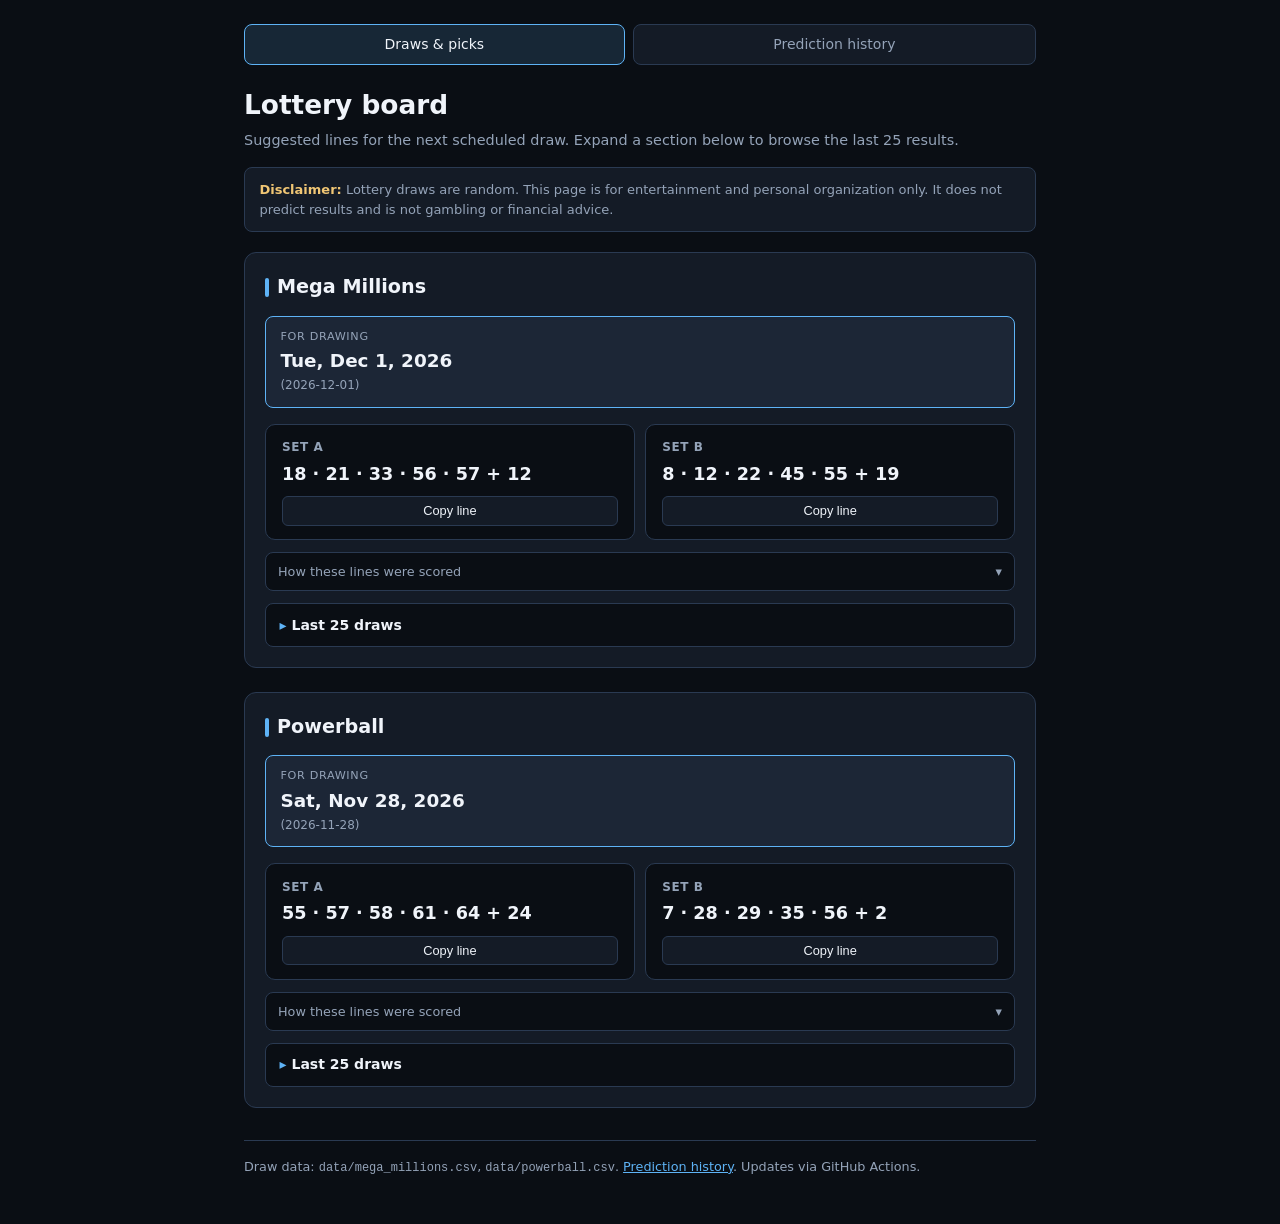
<file: index.html>
<!DOCTYPE html>
<html lang="en">
<head>
  <meta charset="utf-8" />
  <meta name="viewport" content="width=device-width, initial-scale=1" />
  <meta name="color-scheme" content="dark" />
  <title>Lottery board — generated lines</title>
  <link rel="stylesheet" href="css/styles.css" />
  <script type="module" src="js/analytics.js"></script>
</head>
<body class="theme-dark">
  <main>
    <nav class="site-nav" aria-label="Site sections">
      <a href="index.html" class="site-nav__tab site-nav__tab--current">Draws &amp; picks</a>
      <a href="predictions.html" class="site-nav__tab">Prediction history</a>
    </nav>

    <header class="page-header">
      <h1>Lottery board</h1>
      <p class="tagline">Suggested lines for the next scheduled draw. Expand a section below to browse the last 25 results.</p>
    </header>

    <p class="disclaimer" role="note">
      <strong>Disclaimer:</strong> Lottery draws are random. This page is for entertainment and personal organization only.
      It does not predict results and is not gambling or financial advice.
    </p>

    <section class="game" aria-labelledby="mm-heading">
      <h2 id="mm-heading">Mega Millions</h2>
      <div id="mm-picks" class="picks picks--hero" aria-label="Generated Mega Millions lines"></div>

      <details class="draw-history">
        <summary class="draw-history__summary">Last 25 draws</summary>
        <div class="draw-history__body">
          <p id="mm-status" class="status" aria-live="polite"></p>
          <div class="table-wrap">
            <table class="draws">
              <caption class="visually-hidden">Recent Mega Millions draws</caption>
              <thead id="mm-table-head"></thead>
              <tbody id="mm-table-body"></tbody>
            </table>
          </div>
        </div>
      </details>
    </section>

    <section class="game" aria-labelledby="pb-heading">
      <h2 id="pb-heading">Powerball</h2>
      <div id="pb-picks" class="picks picks--hero" aria-label="Generated Powerball lines"></div>

      <details class="draw-history">
        <summary class="draw-history__summary">Last 25 draws</summary>
        <div class="draw-history__body">
          <p id="pb-status" class="status" aria-live="polite"></p>
          <div class="table-wrap">
            <table class="draws">
              <caption class="visually-hidden">Recent Powerball draws</caption>
              <thead id="pb-table-head"></thead>
              <tbody id="pb-table-body"></tbody>
            </table>
          </div>
        </div>
      </details>
    </section>

    <footer class="site-footer">
      Draw data: <code>data/mega_millions.csv</code>, <code>data/powerball.csv</code>.
      <a href="predictions.html">Prediction history</a>.
      Updates via GitHub Actions.
    </footer>
  </main>
  <script type="module" src="js/app.js"></script>
</body>
</html>
</file>
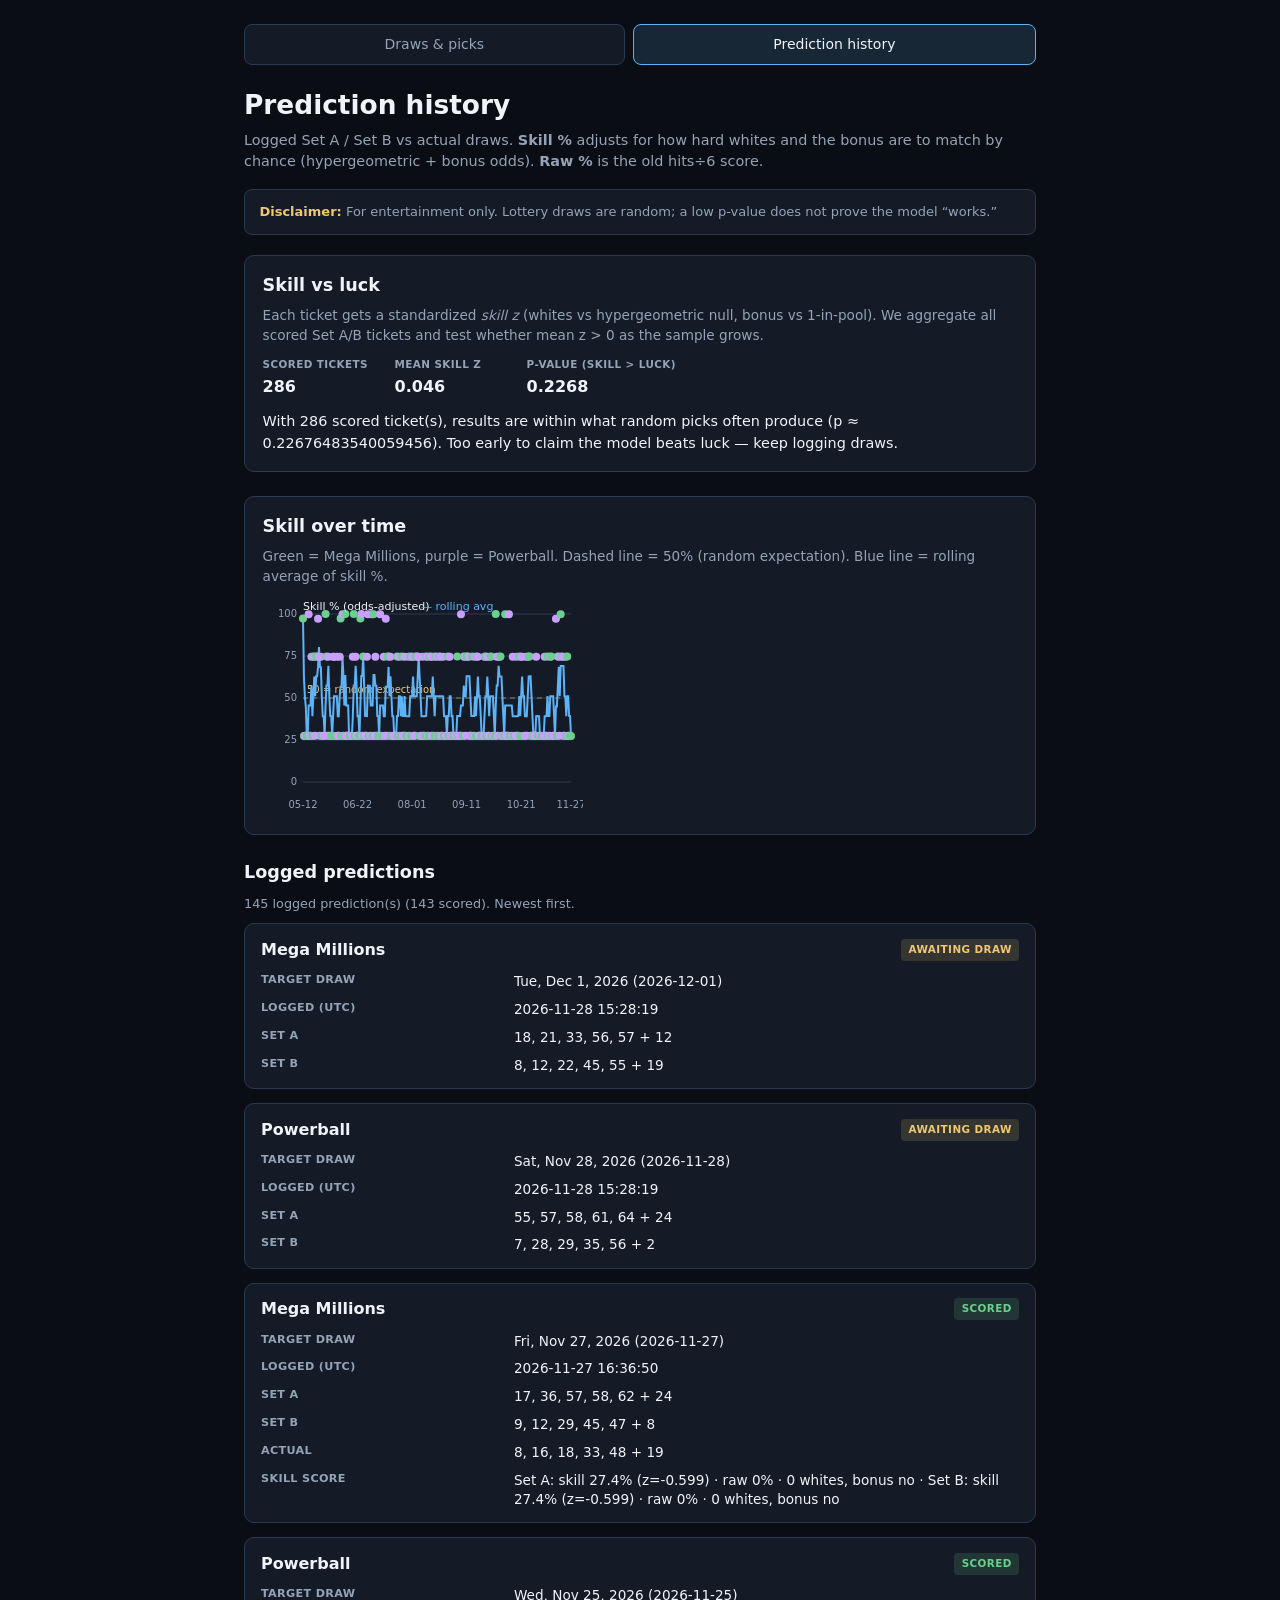
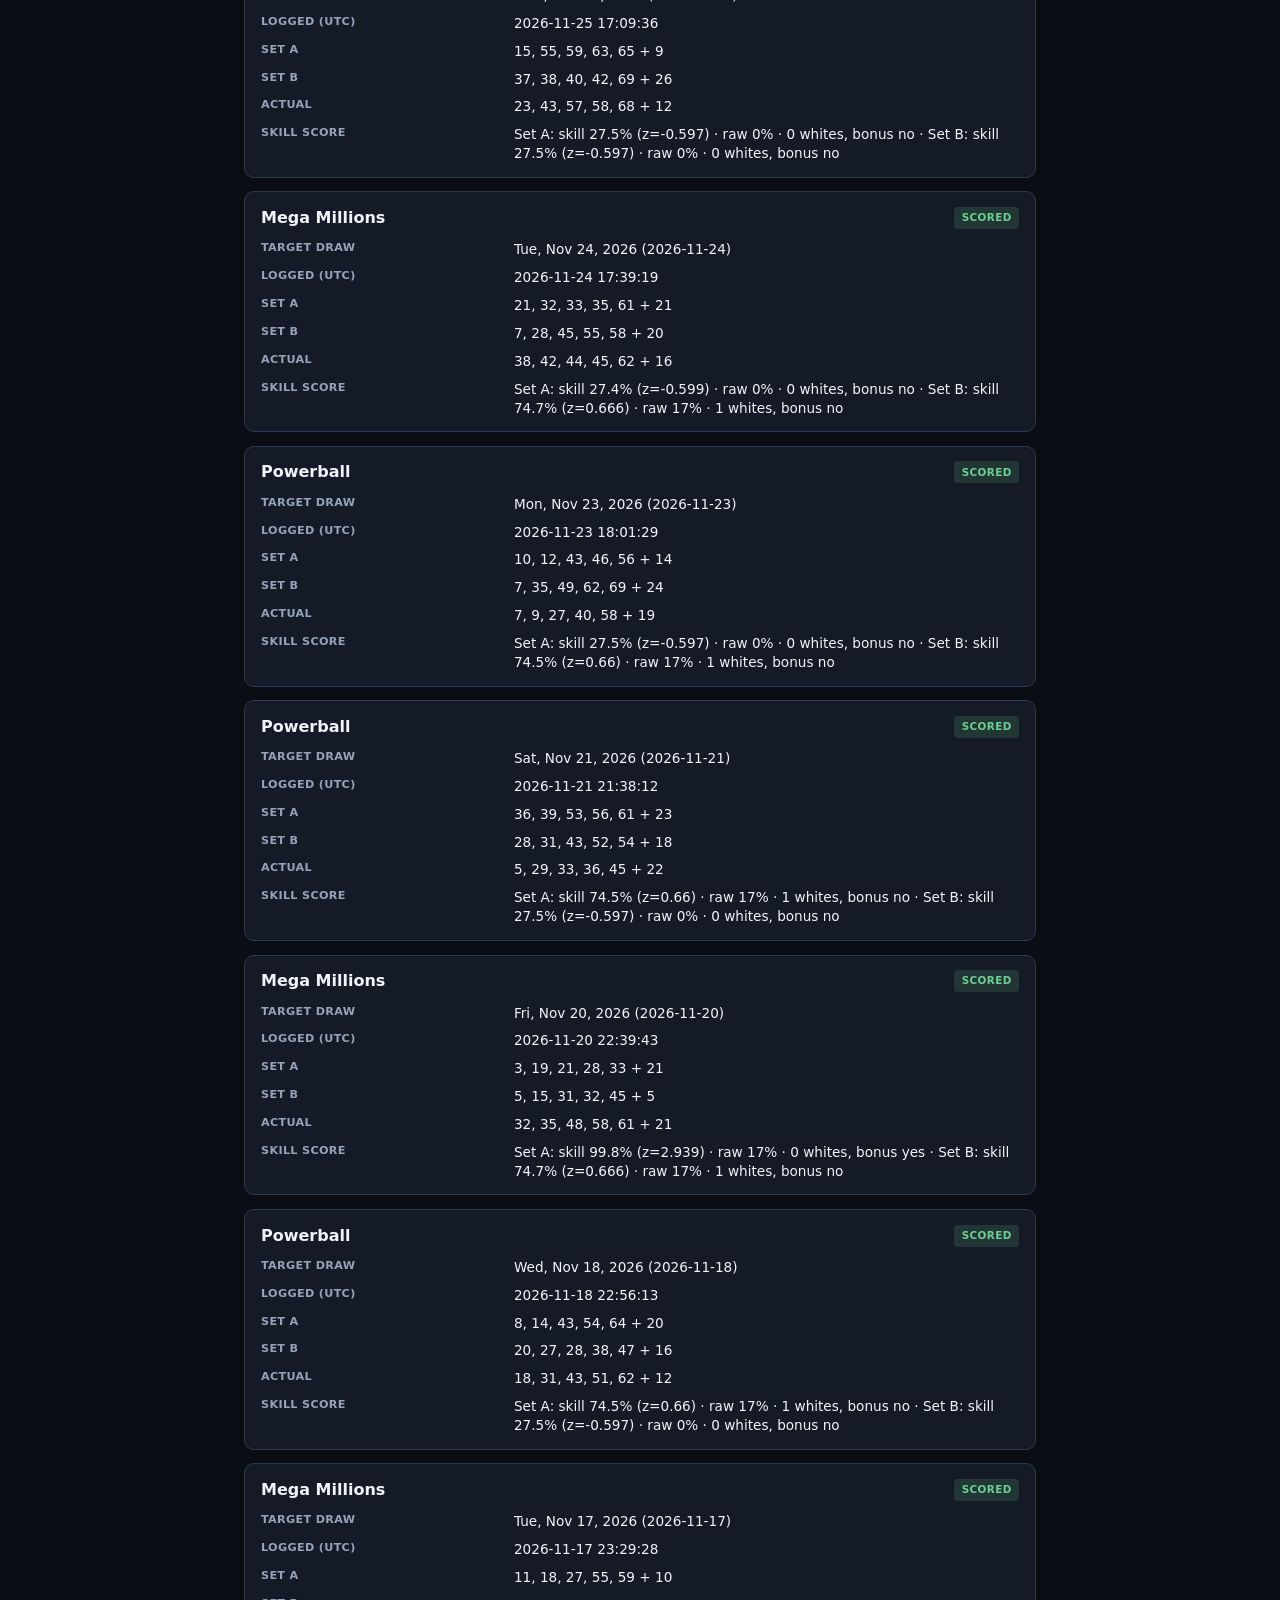
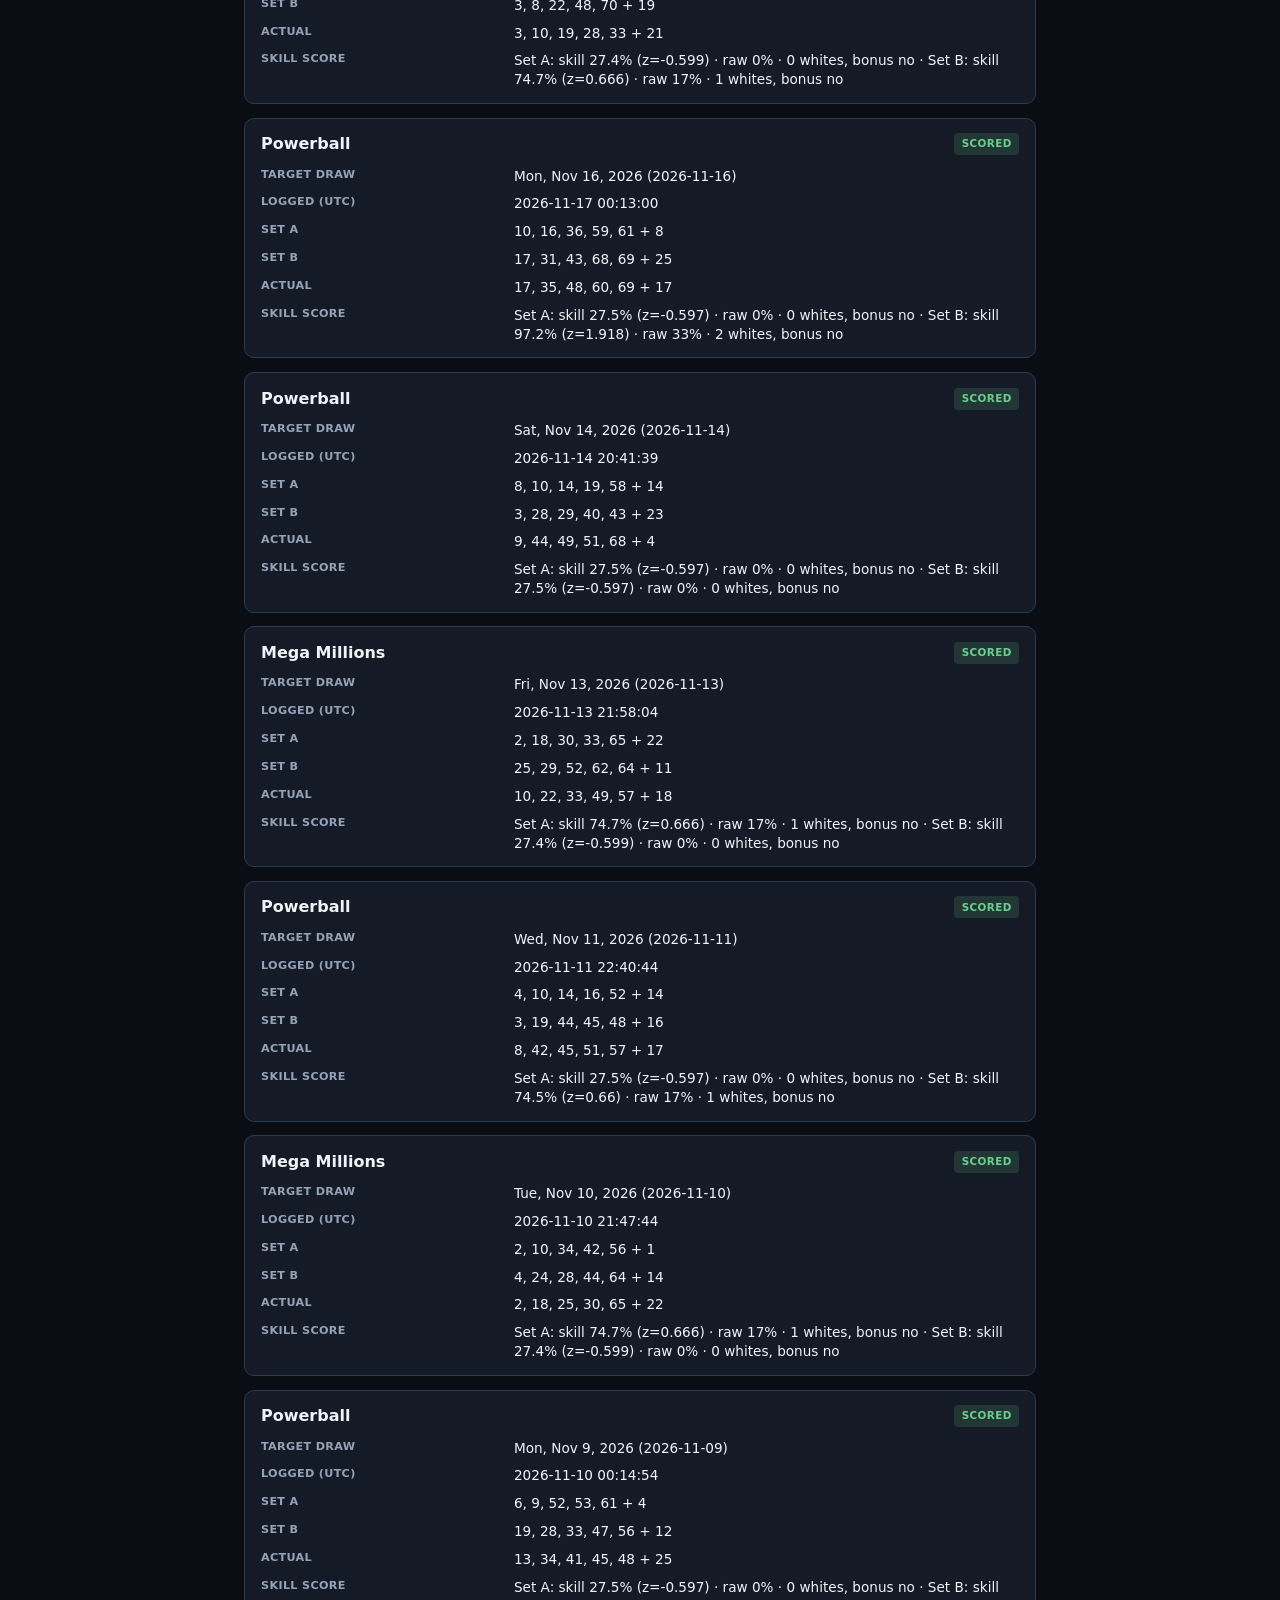
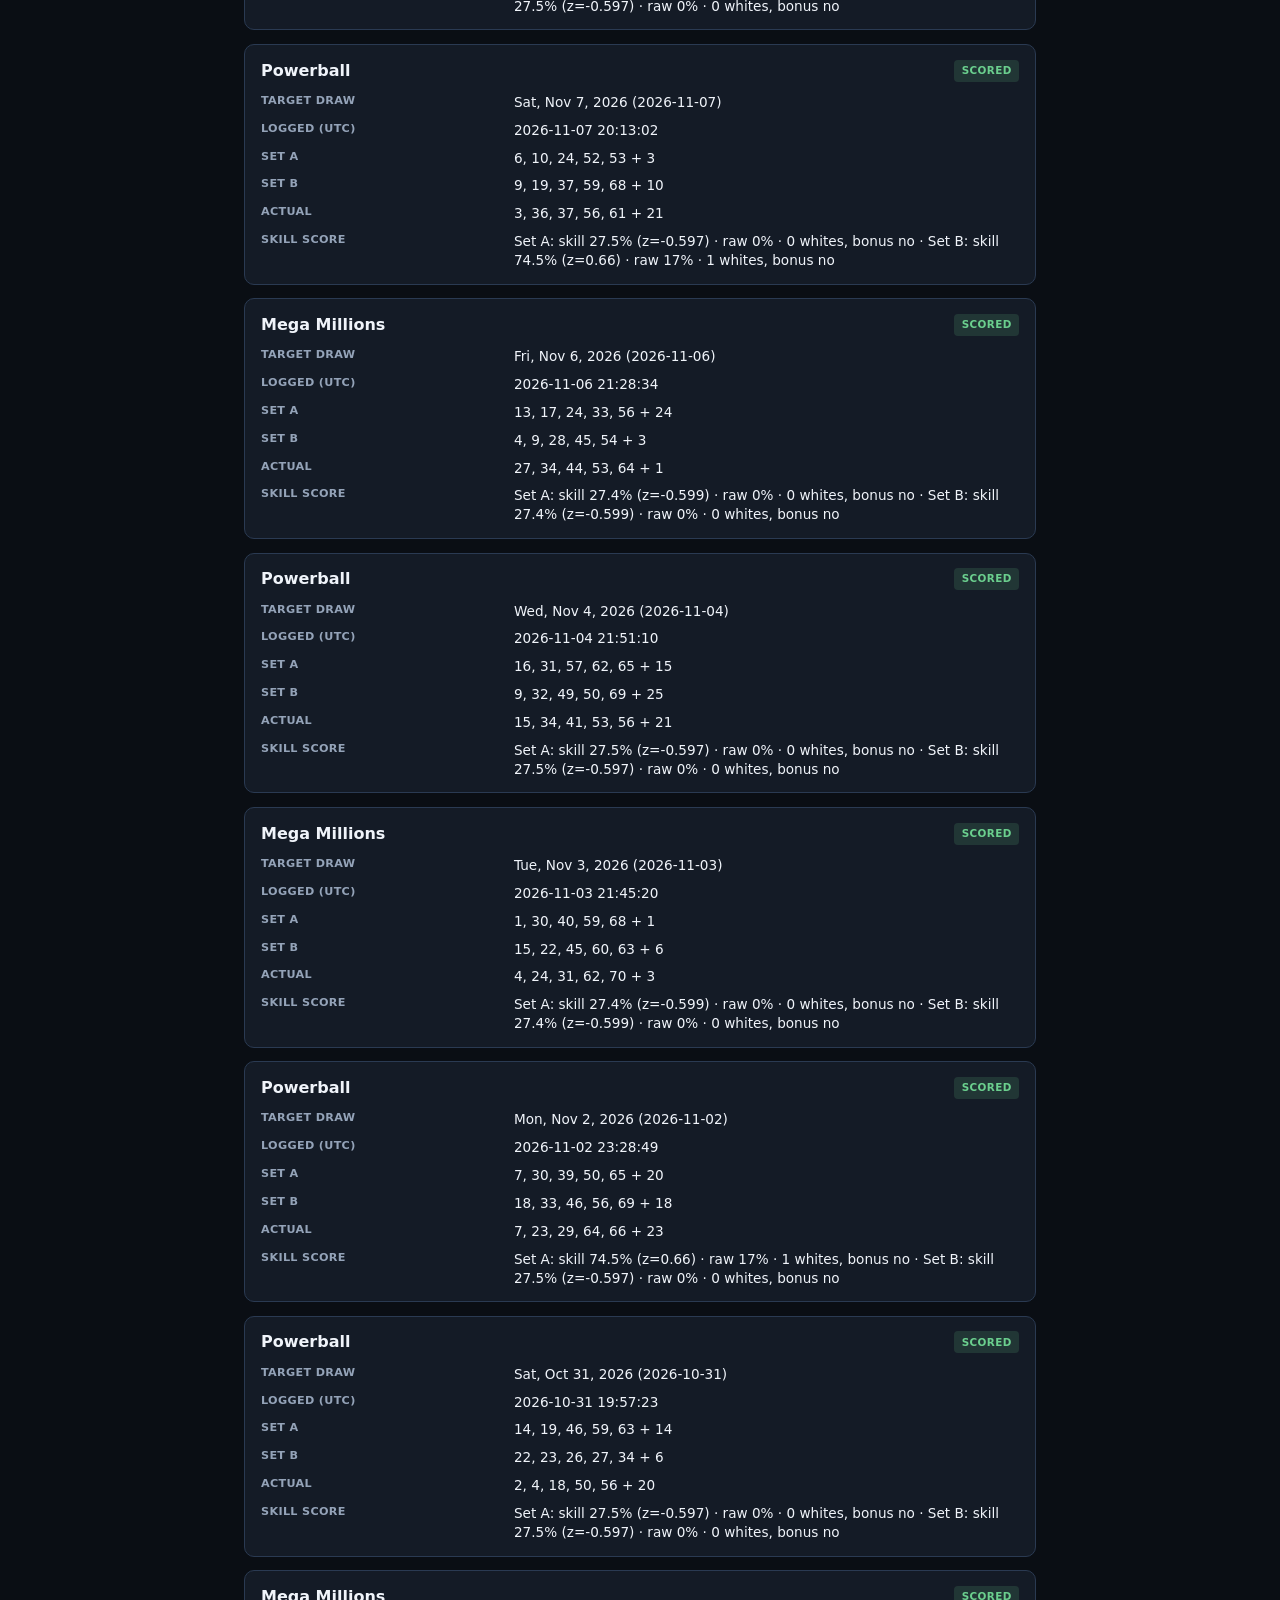
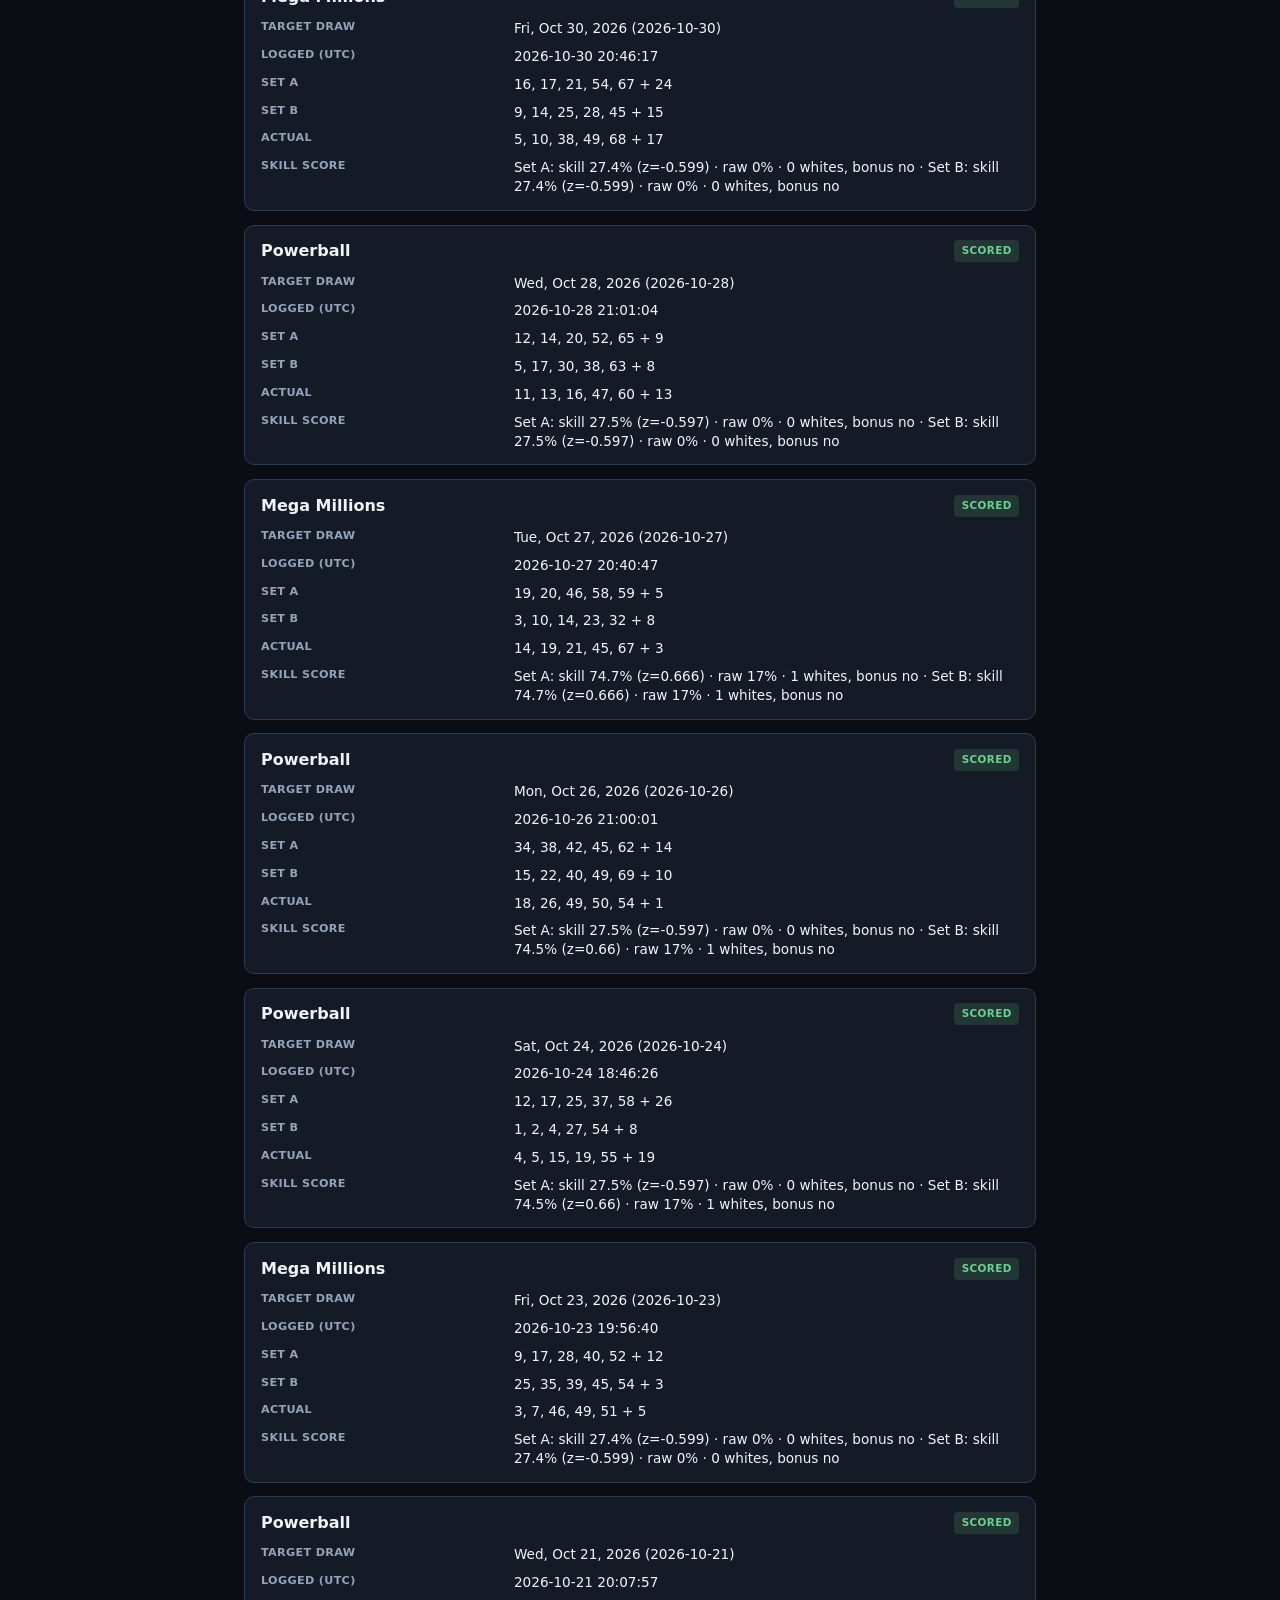
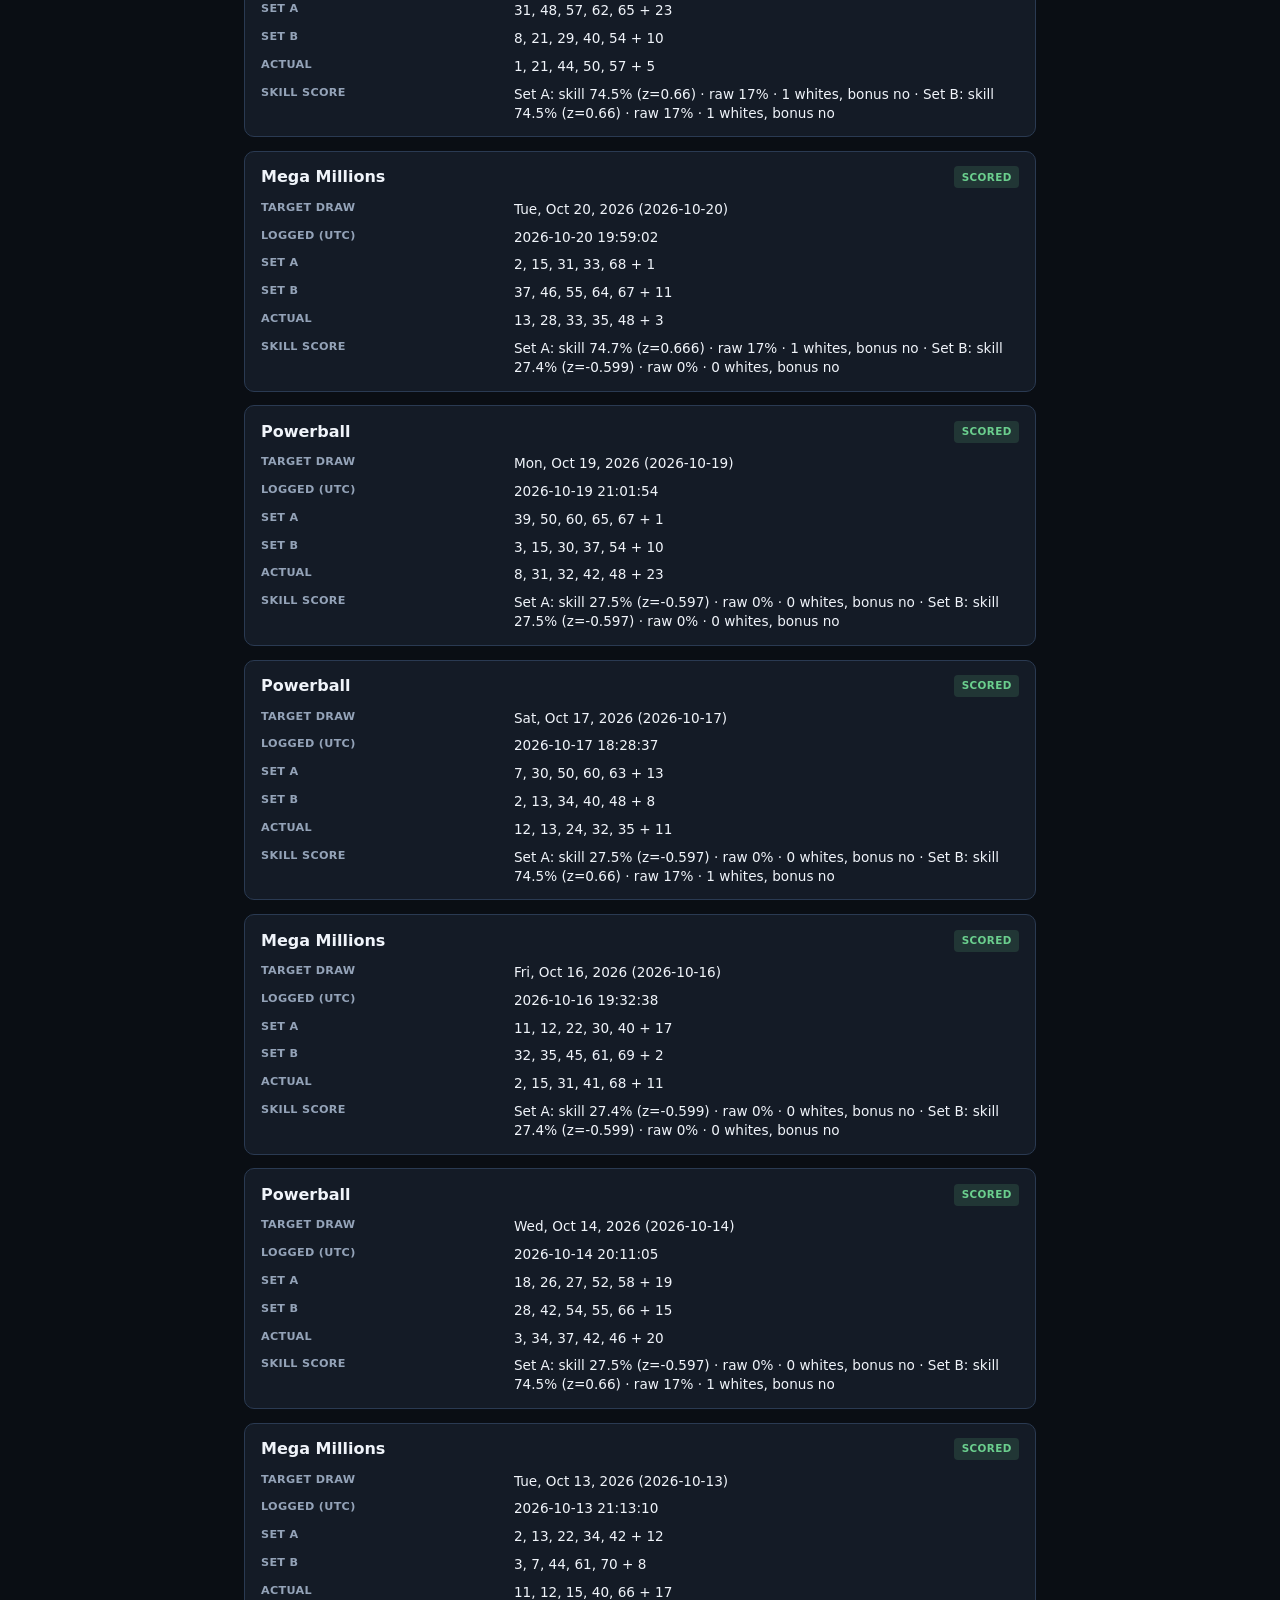
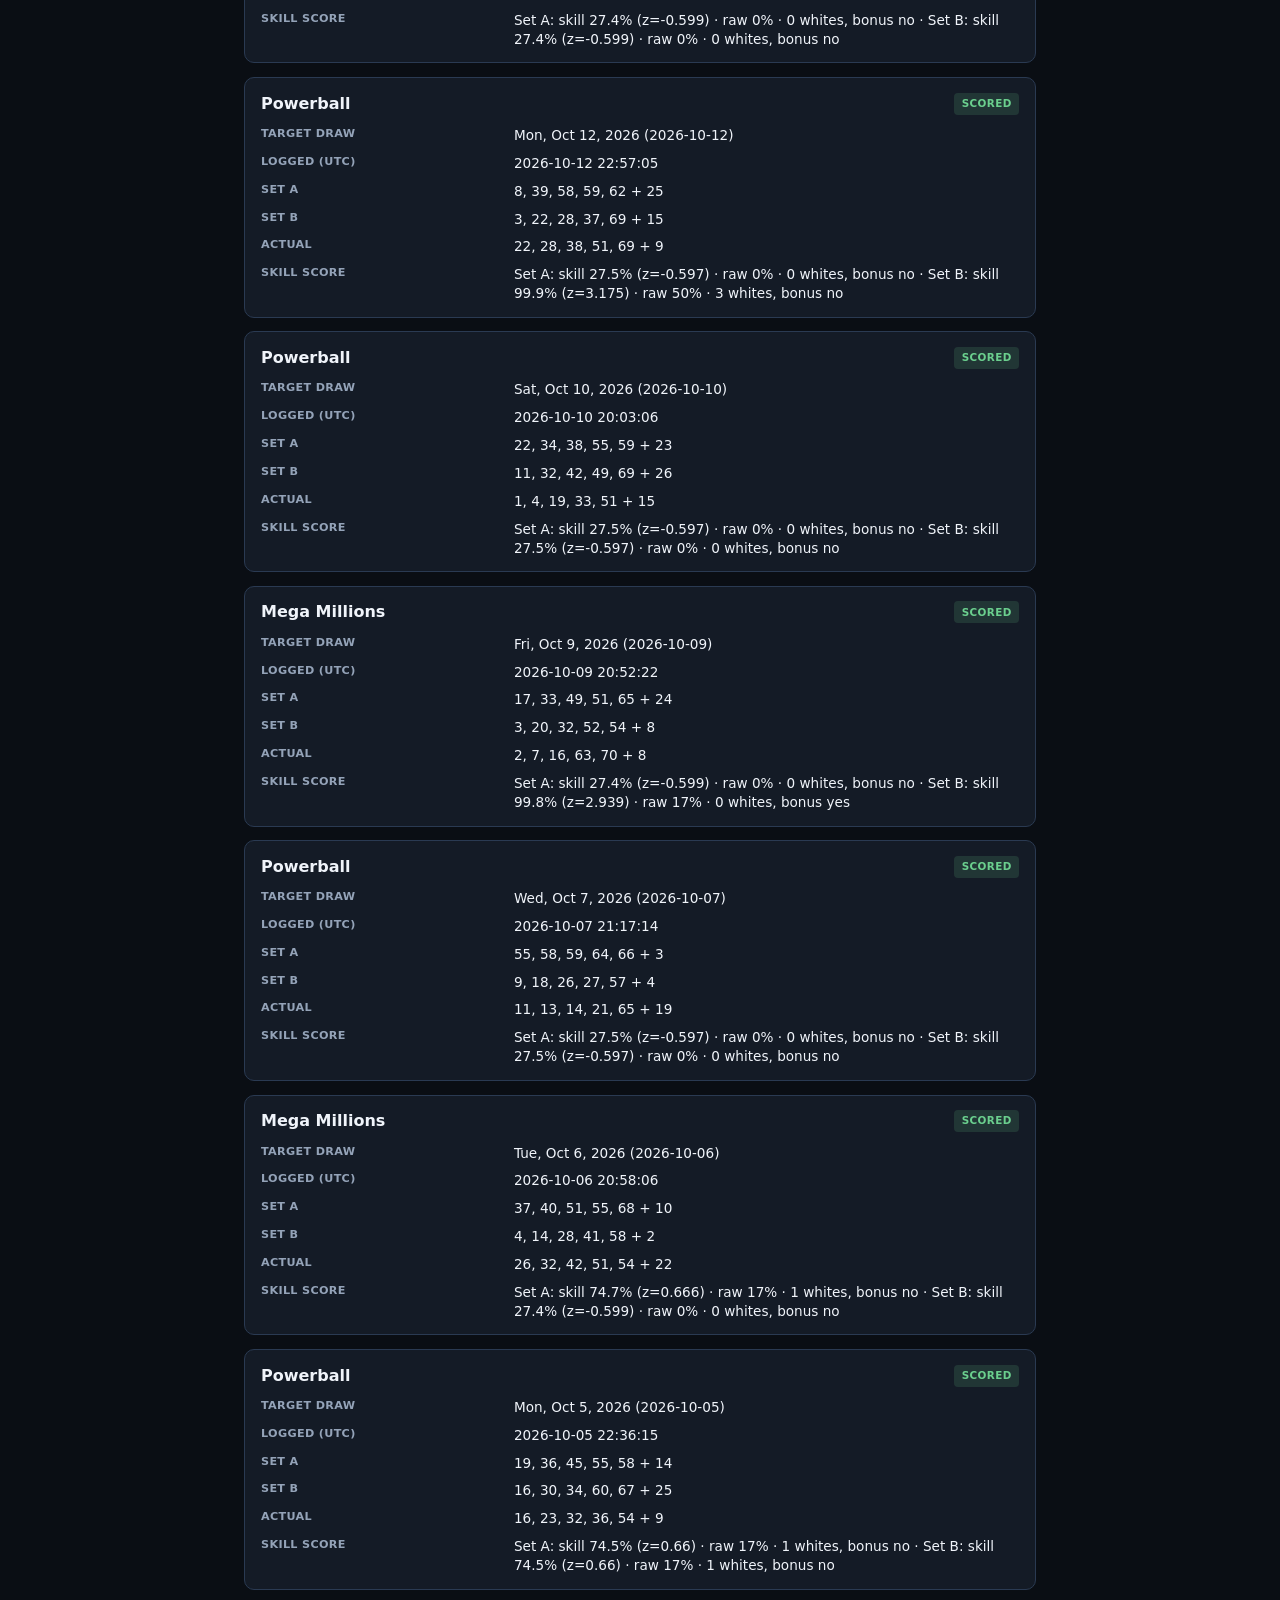
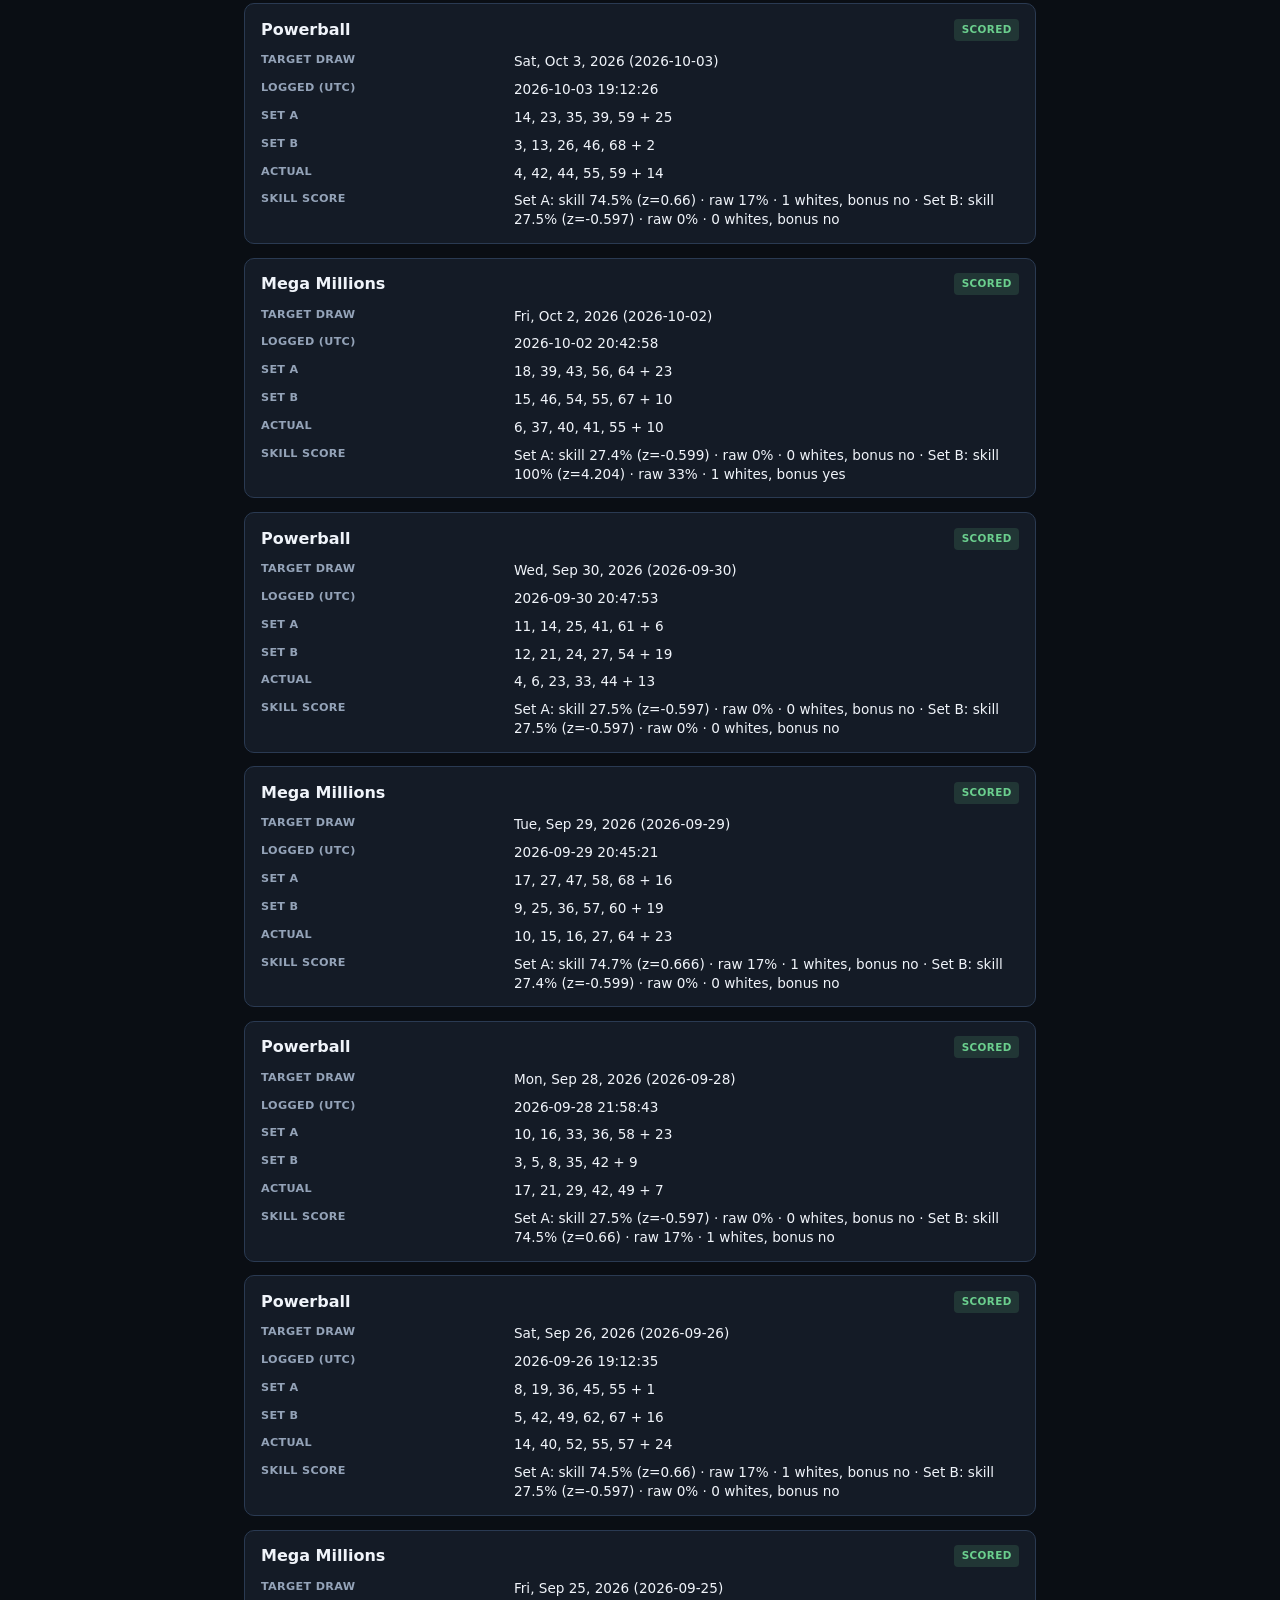
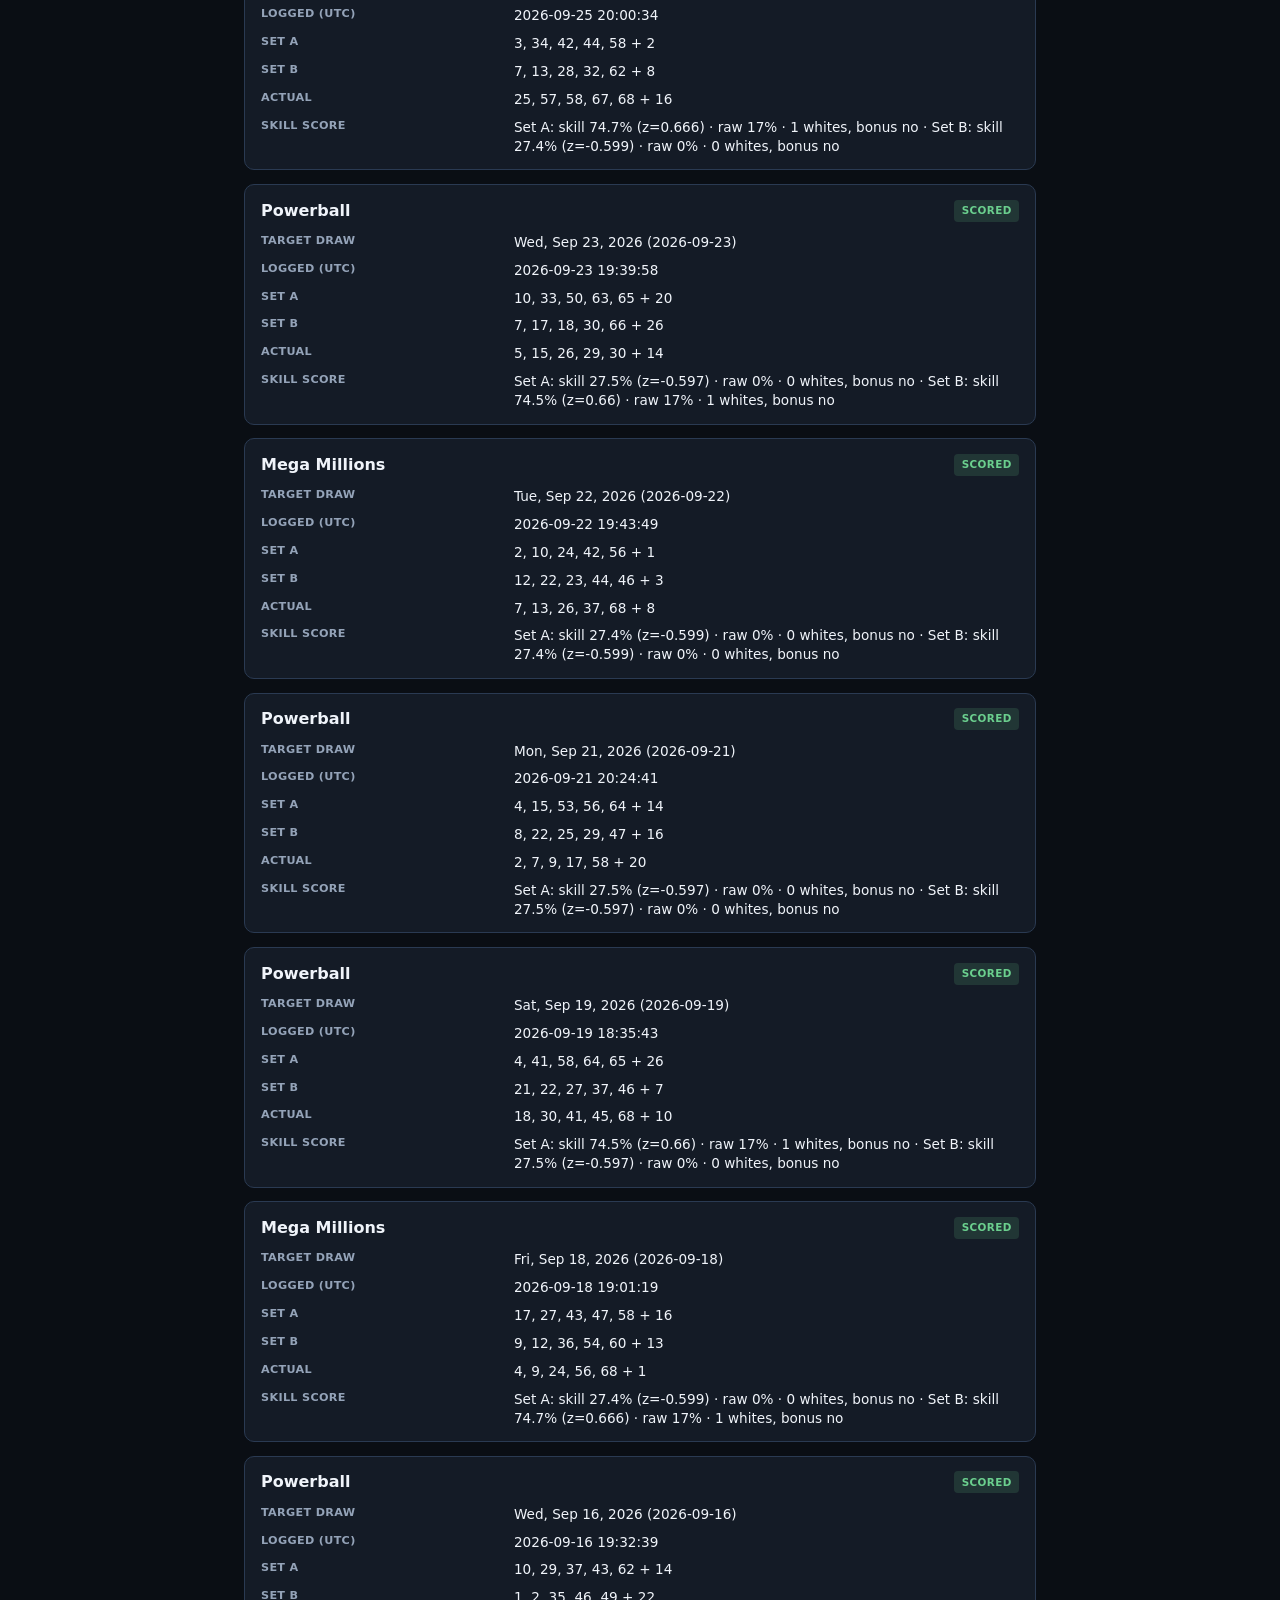
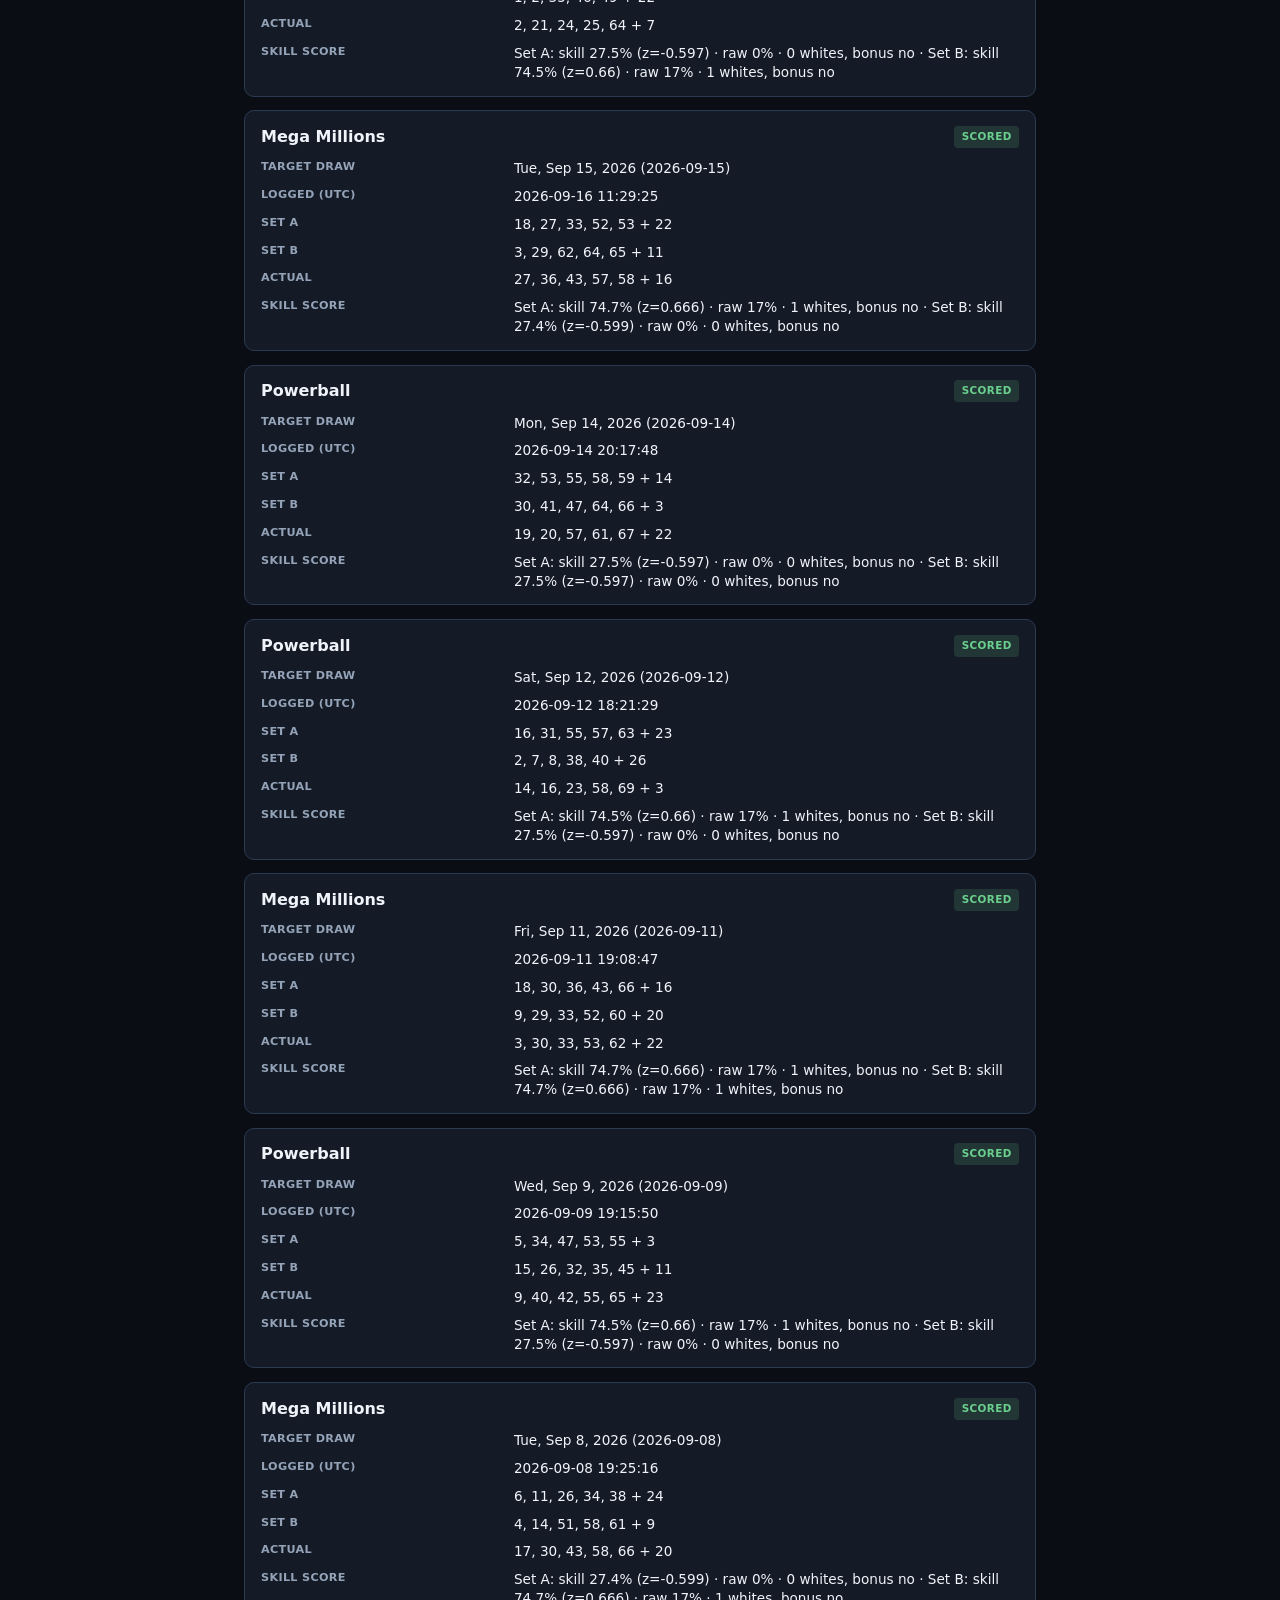
<file: predictions.html>
<!DOCTYPE html>
<html lang="en">
<head>
  <meta charset="utf-8" />
  <meta name="viewport" content="width=device-width, initial-scale=1" />
  <meta name="color-scheme" content="dark" />
  <title>Prediction history — lottery board</title>
  <link rel="stylesheet" href="css/styles.css" />
  <script type="module" src="js/analytics.js"></script>
</head>
<body class="theme-dark">
  <main>
    <nav class="site-nav" aria-label="Site sections">
      <a href="index.html" class="site-nav__tab">Draws &amp; picks</a>
      <a href="predictions.html" class="site-nav__tab site-nav__tab--current">Prediction history</a>
    </nav>

    <header class="page-header">
      <h1>Prediction history</h1>
      <p class="tagline">
        Logged Set A / Set B vs actual draws. <strong>Skill %</strong> adjusts for how hard whites and the bonus are to match by chance (hypergeometric + bonus odds). <strong>Raw %</strong> is the old hits÷6 score.
      </p>
    </header>

    <p class="disclaimer" role="note">
      <strong>Disclaimer:</strong> For entertainment only. Lottery draws are random; a low p-value does not prove the model “works.”
    </p>

    <section class="ph-analytics" aria-labelledby="ph-analytics-heading">
      <h2 id="ph-analytics-heading" class="history-heading">Skill vs luck</h2>
      <p class="ph-analytics__intro">
        Each ticket gets a standardized <em>skill z</em> (whites vs hypergeometric null, bonus vs 1-in-pool). We aggregate all scored Set A/B tickets and test whether mean z &gt; 0 as the sample grows.
      </p>
      <div id="ph-analytics-stats" class="ph-analytics__stats" aria-label="Summary statistics"></div>
      <p id="ph-analytics-copy" class="ph-analytics__copy" aria-live="polite">Loading…</p>
    </section>

    <section class="ph-chart-section" aria-labelledby="ph-chart-heading">
      <h2 id="ph-chart-heading" class="history-heading">Skill over time</h2>
      <p class="ph-chart__hint">
        Green = Mega Millions, purple = Powerball. Dashed line = 50% (random expectation). Blue line = rolling average of skill %.
      </p>
      <canvas id="ph-chart" class="ph-chart" width="640" height="220" role="img" aria-label="Skill percentile by draw"></canvas>
    </section>

    <section class="history-section" aria-labelledby="ph-heading">
      <h2 id="ph-heading" class="history-heading">Logged predictions</h2>
      <p id="ph-status" class="status" aria-live="polite">Loading…</p>
      <div id="ph-list" class="history-cards" role="list"></div>
    </section>

    <footer class="site-footer">
      Source: <code>data/prediction_history.csv</code>. <a href="index.html">Back to draws &amp; picks</a>.
    </footer>
  </main>
  <script type="module" src="js/predictionsPage.js"></script>
</body>
</html>
</file>
<file: css/styles.css>
/* Always dark theme (no light-mode override) */
:root {
  color-scheme: dark;
  --bg: #0a0e14;
  --surface: #141b26;
  --surface-raised: #1c2636;
  --text: #f0f4fa;
  --muted: #94a3b8;
  --accent: #5eb3f6;
  --border: #2a3a52;
  --warn: #f0c674;
  --success: #6bcf8e;
  font-family: "Segoe UI", system-ui, -apple-system, sans-serif;
}

* {
  box-sizing: border-box;
}

body {
  margin: 0;
  min-height: 100vh;
  background: var(--bg);
  color: var(--text);
  line-height: 1.5;
  -webkit-font-smoothing: antialiased;
}

main {
  max-width: 42rem;
  margin: 0 auto;
  padding: 1rem 1rem 2.5rem;
}

@media (min-width: 640px) {
  main {
    max-width: 52rem;
    padding: 1.5rem 1.25rem 3rem;
  }
}

.visually-hidden {
  position: absolute;
  width: 1px;
  height: 1px;
  padding: 0;
  margin: -1px;
  overflow: hidden;
  clip: rect(0, 0, 0, 0);
  white-space: nowrap;
  border: 0;
}

/* Nav */
.site-nav {
  display: flex;
  flex-wrap: wrap;
  gap: 0.5rem;
  margin: 0 0 1.25rem;
}

.site-nav__tab {
  flex: 1 1 auto;
  text-align: center;
  padding: 0.55rem 0.85rem;
  border: 1px solid var(--border);
  border-radius: 8px;
  font-size: 0.875rem;
  font-weight: 500;
  color: var(--muted);
  text-decoration: none;
  background: var(--surface);
}

.site-nav__tab:hover {
  color: var(--accent);
  border-color: var(--accent);
}

.site-nav__tab--current {
  color: var(--text);
  border-color: var(--accent);
  background: rgba(94, 179, 246, 0.15);
}

header.page-header h1 {
  margin: 0 0 0.35rem;
  font-size: 1.65rem;
  font-weight: 700;
}

header.page-header p.tagline {
  margin: 0;
  color: var(--muted);
  font-size: 0.9rem;
}

.disclaimer {
  margin: 1rem 0 1.25rem;
  padding: 0.75rem 0.9rem;
  border: 1px solid var(--border);
  border-radius: 8px;
  background: var(--surface);
  color: var(--muted);
  font-size: 0.8125rem;
}

.disclaimer strong {
  color: var(--warn);
}

/* Game sections */
section.game {
  margin-bottom: 1.5rem;
  padding: 1rem;
  border: 1px solid var(--border);
  border-radius: 12px;
  background: var(--surface);
}

@media (min-width: 640px) {
  section.game {
    padding: 1.25rem;
  }
}

section.game h2 {
  margin: 0 0 0.85rem;
  font-size: 1.2rem;
  display: flex;
  align-items: center;
  gap: 0.5rem;
}

section.game h2::before {
  content: "";
  width: 4px;
  height: 1.2rem;
  border-radius: 2px;
  background: var(--accent);
  flex-shrink: 0;
}

/* Picks (hero) */
.picks--hero {
  margin-bottom: 0.75rem;
}

.next-draw {
  margin: 0 0 1rem;
  padding: 0.75rem 0.9rem;
  border-radius: 8px;
  background: var(--surface-raised);
  border: 1px solid var(--accent);
  font-size: 0.9rem;
  line-height: 1.45;
}

.next-draw__label {
  display: block;
  font-size: 0.7rem;
  text-transform: uppercase;
  letter-spacing: 0.06em;
  color: var(--muted);
  margin-bottom: 0.2rem;
}

.next-draw__date {
  font-size: 1.15rem;
  font-weight: 700;
  color: var(--text);
}

.next-draw__iso {
  display: block;
  margin-top: 0.15rem;
  font-size: 0.75rem;
  color: var(--muted);
}

.pick-cards {
  display: grid;
  grid-template-columns: 1fr;
  gap: 0.65rem;
  margin-bottom: 0.75rem;
}

@media (min-width: 480px) {
  .pick-cards {
    grid-template-columns: 1fr 1fr;
  }
}

.pick-card {
  border: 1px solid var(--border);
  border-radius: 10px;
  padding: 0.85rem 1rem;
  background: var(--bg);
}

.pick-card h3 {
  margin: 0 0 0.4rem;
  font-size: 0.75rem;
  text-transform: uppercase;
  letter-spacing: 0.05em;
  color: var(--muted);
}

.pick-card .numbers {
  font-size: 1.1rem;
  font-weight: 600;
  font-variant-numeric: tabular-nums;
  line-height: 1.35;
  word-break: break-word;
}

.pick-card .pending {
  color: var(--muted);
  font-style: italic;
  font-weight: 400;
  font-size: 0.9rem;
}

.copy-line {
  margin-top: 0.6rem;
  padding: 0.4rem 0.75rem;
  width: 100%;
  font-size: 0.8rem;
  cursor: pointer;
  border: 1px solid var(--border);
  border-radius: 6px;
  background: var(--surface);
  color: var(--text);
}

.copy-line:hover {
  border-color: var(--accent);
  color: var(--accent);
}

.model-details {
  margin-top: 0.25rem;
  border: 1px solid var(--border);
  border-radius: 8px;
  background: var(--bg);
}

.model-details summary {
  padding: 0.55rem 0.75rem;
  cursor: pointer;
  font-size: 0.8rem;
  font-weight: 500;
  color: var(--muted);
  list-style: none;
}

.model-details summary::-webkit-details-marker {
  display: none;
}

.model-details summary::after {
  content: " ▾";
  float: right;
}

.model-details[open] summary::after {
  content: " ▴";
}

.model-details .analyzer-summary,
.model-details .pick-note {
  margin: 0;
  padding: 0 0.75rem 0.65rem;
  font-size: 0.75rem;
  color: var(--muted);
  line-height: 1.45;
}

/* Collapsible draw history */
.draw-history {
  margin-top: 0.5rem;
  border: 1px solid var(--border);
  border-radius: 8px;
  background: var(--bg);
}

.draw-history__summary {
  padding: 0.65rem 0.85rem;
  cursor: pointer;
  font-size: 0.875rem;
  font-weight: 600;
  color: var(--text);
  list-style: none;
}

.draw-history__summary::-webkit-details-marker {
  display: none;
}

.draw-history__summary::before {
  content: "▸ ";
  color: var(--accent);
}

.draw-history[open] .draw-history__summary::before {
  content: "▾ ";
}

.draw-history__body {
  padding: 0 0.75rem 0.75rem;
  border-top: 1px solid var(--border);
}

.status {
  min-height: 1rem;
  margin: 0.5rem 0 0.65rem;
  font-size: 0.8rem;
  color: var(--muted);
}

.status.error {
  color: #f08080;
}

.table-wrap {
  overflow-x: auto;
  -webkit-overflow-scrolling: touch;
  margin: 0;
  border-radius: 6px;
}

table.draws {
  width: 100%;
  min-width: 280px;
  border-collapse: collapse;
  font-size: 0.8rem;
}

table.draws th,
table.draws td {
  padding: 0.4rem 0.45rem;
  text-align: left;
  border-bottom: 1px solid var(--border);
}

table.draws th {
  color: var(--muted);
  font-weight: 600;
  font-size: 0.7rem;
  text-transform: uppercase;
  letter-spacing: 0.03em;
}

table.draws tbody tr:hover {
  background: rgba(94, 179, 246, 0.06);
}

.nums {
  font-variant-numeric: tabular-nums;
}

/* Prediction history — analytics + chart */
.ph-analytics,
.ph-chart-section {
  margin: 1.25rem 0 1.5rem;
  padding: 1rem 1.1rem;
  border: 1px solid var(--border);
  border-radius: 10px;
  background: var(--surface);
}

.ph-analytics__intro,
.ph-chart__hint {
  margin: 0 0 0.75rem;
  font-size: 0.85rem;
  color: var(--muted);
  line-height: 1.45;
}

.ph-analytics__stats {
  display: flex;
  flex-wrap: wrap;
  gap: 0.65rem 1.25rem;
  margin-bottom: 0.75rem;
}

.ph-stat {
  display: flex;
  flex-direction: column;
  gap: 0.15rem;
  min-width: 7rem;
}

.ph-stat__label {
  font-size: 0.65rem;
  font-weight: 600;
  text-transform: uppercase;
  letter-spacing: 0.04em;
  color: var(--muted);
}

.ph-stat__value {
  font-size: 1rem;
  font-weight: 600;
  color: var(--text);
}

.ph-analytics__copy {
  margin: 0;
  font-size: 0.9rem;
  line-height: 1.5;
  color: var(--text);
}

.ph-chart {
  display: block;
  width: 100%;
  max-width: 100%;
  border-radius: 8px;
  margin-top: 0.35rem;
}

/* Prediction history page — cards */
.history-section {
  margin-top: 0.25rem;
}

.history-heading {
  margin: 0 0 0.5rem;
  font-size: 1.1rem;
}

.history-cards {
  display: flex;
  flex-direction: column;
  gap: 0.85rem;
}

.history-card {
  border: 1px solid var(--border);
  border-radius: 10px;
  background: var(--surface);
  padding: 0.85rem 1rem;
  overflow: hidden;
}

.history-card__head {
  display: flex;
  flex-wrap: wrap;
  align-items: center;
  justify-content: space-between;
  gap: 0.5rem;
  margin-bottom: 0.65rem;
}

.history-card__title {
  margin: 0;
  font-size: 1rem;
}

.history-card__badge {
  font-size: 0.65rem;
  font-weight: 600;
  text-transform: uppercase;
  letter-spacing: 0.04em;
  padding: 0.2rem 0.45rem;
  border-radius: 4px;
}

.history-card__badge--pending {
  background: rgba(240, 198, 116, 0.15);
  color: var(--warn);
}

.history-card__badge--done {
  background: rgba(107, 207, 142, 0.15);
  color: var(--success);
}

.history-card__body {
  display: flex;
  flex-direction: column;
  gap: 0.55rem;
}

.history-card__row {
  display: grid;
  grid-template-columns: minmax(5.5rem, 32%) 1fr;
  gap: 0.35rem 0.65rem;
  align-items: start;
}

.history-card__label {
  font-size: 0.7rem;
  font-weight: 600;
  text-transform: uppercase;
  letter-spacing: 0.03em;
  color: var(--muted);
}

.history-card__value {
  font-size: 0.85rem;
  line-height: 1.4;
  word-break: break-word;
}

footer.site-footer {
  margin-top: 2rem;
  padding-top: 1rem;
  border-top: 1px solid var(--border);
  font-size: 0.8rem;
  color: var(--muted);
  line-height: 1.5;
}

footer.site-footer a {
  color: var(--accent);
}

footer.site-footer code {
  font-size: 0.75rem;
  word-break: break-all;
}
</file>
